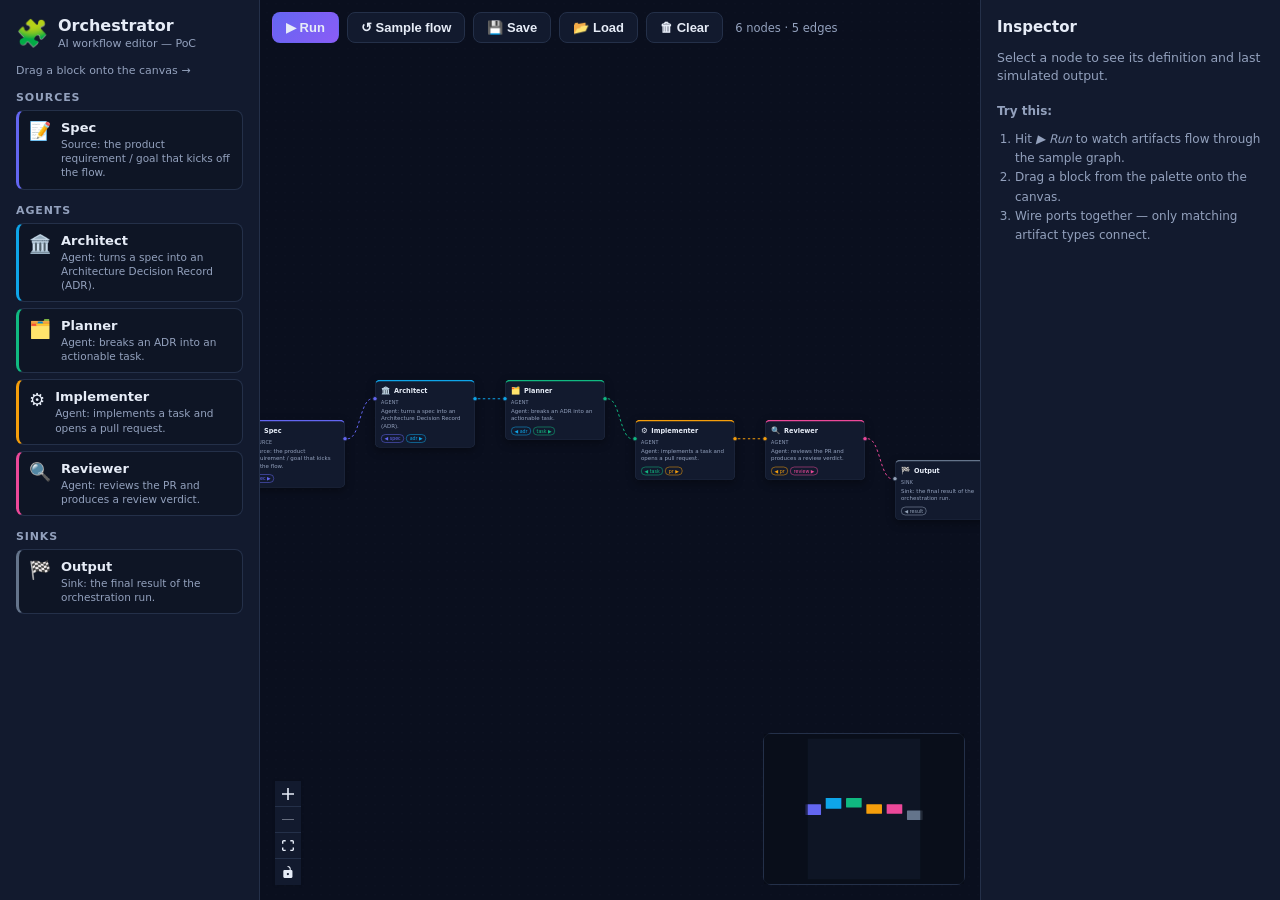
<file: playground/router-beam/index.html>
<!doctype html>
<html lang="en">
  <head>
    <meta charset="UTF-8" />
    <link rel="icon" type="image/svg+xml" href="./favicon.svg" />
    <meta name="viewport" content="width=device-width, initial-scale=1.0" />
    <title>communication</title>
    <script type="module" crossorigin src="./assets/index-ChiKhmkN.js"></script>
    <link rel="stylesheet" crossorigin href="./assets/index-460WMA3Z.css">
  </head>
  <body>
    <div id="root"></div>
  </body>
</html>
</file>
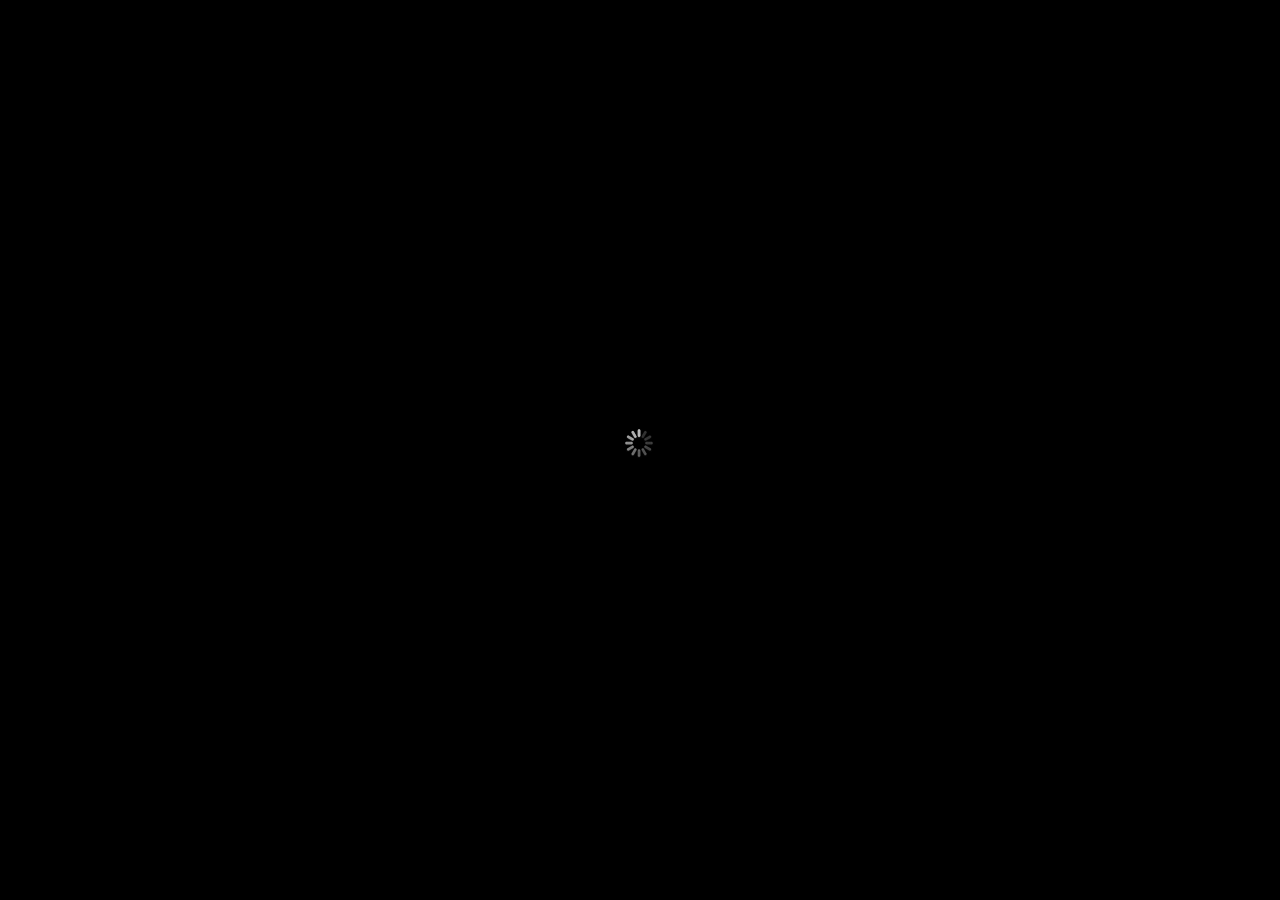
<file: slide/JavaScript戦国時代を生き延びるための技術選定/index.html>
<!DOCTYPE html>
<html xmlns="http://www.w3.org/1999/xhtml">
    <head>
        <title>Keynote</title>
        <meta name="viewport" content="initial-scale = 1.0, minimum-scale = 1.0, maximum-scale = 1.0, user-scalable = no, width = device-width" />
        <meta http-equiv="Content-Type" content="text/html; charset=UTF-8" />
        <link rel="stylesheet" type="text/css" href="assets/player/styles.css">
    </head>
    <body id="body" bgcolor="black">
        <div id="stageArea">
            <div id="stage" class="stage">
            </div>
            <div id="hyperlinkPlane" class="stage">
            </div>
        </div>
        <div id="slideshowNavigator">
        </div>
        <div id="slideNumberControl">
        </div>
        <div id="slideNumberDisplay">
        </div>
        <div id="helpPlacard">
        </div>
        <div id="waitingIndicator">
            <div id="waitingSpinner">
            </div>
        </div>
        <script type="text/javascript" src="assets/player/pdfjs/bcmaps.js"></script></body>
        <script type="text/javascript" src="assets/player/pdfjs/web/compatibility.js"></script></body>
        <script type="text/javascript" src="assets/player/pdfjs/pdf.js"></script></body>
        <script type="text/javascript" src="assets/player/main.js"></script></body>
    </body>
</html>
</file>
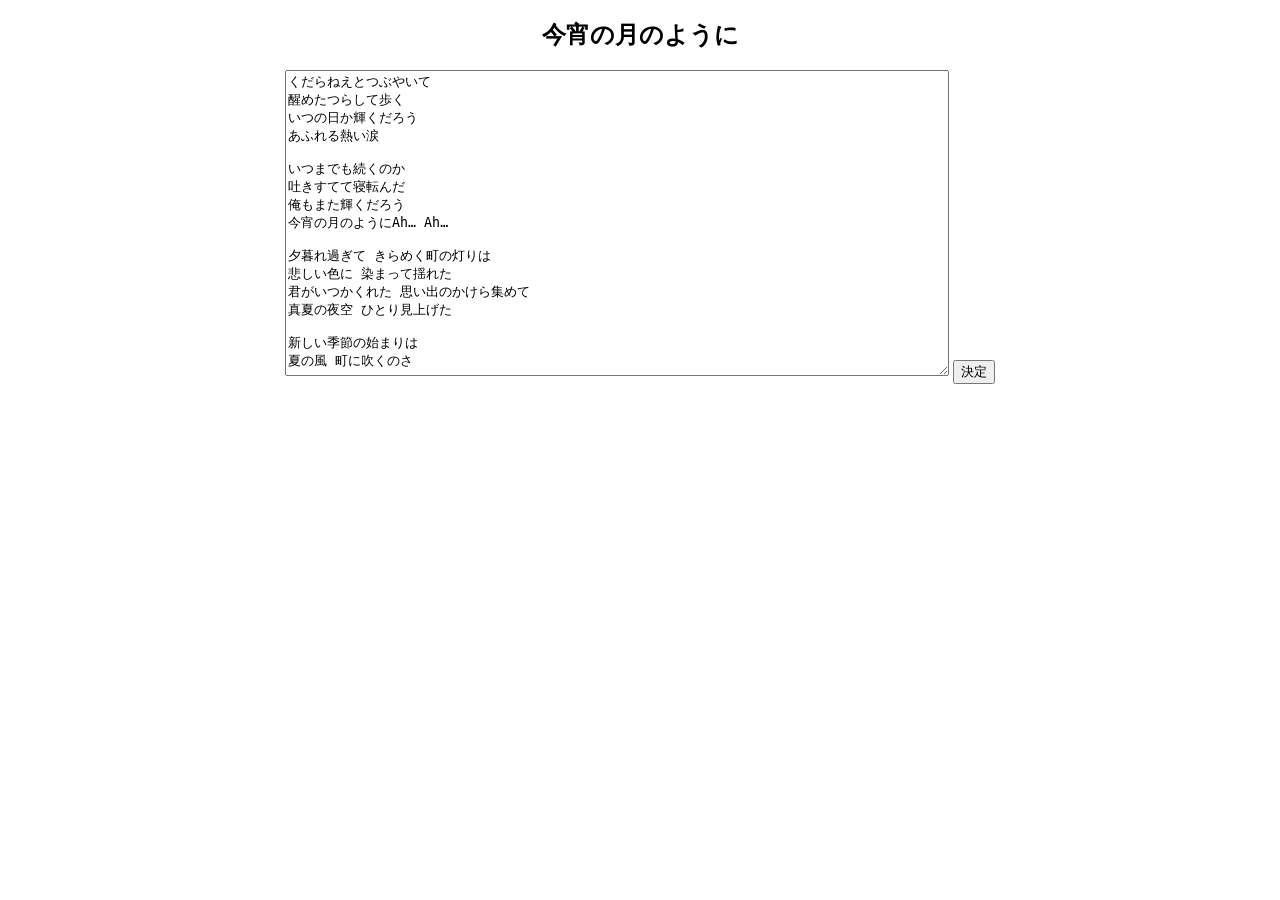
<file: playground/lyric-translation-builder.html>
<!DOCTYPE html>
<html lang="ja">
<head>
  <meta charset="UTF-8">
  <meta name="viewport" content="initial-scale=1.0, width=device-width" />
  <title>Lyric Translation Builder</title>
  <style>
    body {
      text-align: center;
    }
    h1 input {
      border: none;
      font-size: inherit;
      font-weight: bold;
      text-align: center;
    }
    rt.kana input {
      width: 2em;
      min-width: 2em;
      max-width: 3em;
    }
    section.lyrics p {
      font-size: 18px;
    }
    rt.kana {
      user-select: none;
    }
  </style>
</head>
<body>

<article>
  <h1 id="title"><input value="今宵の月のように"></h1>
  <section id="lyrics" lang="ja-JP" translate="no"></section>
</article>

<section>
<textarea title="lyrics" id="textarea" cols="80" rows="20">
くだらねえとつぶやいて
醒めたつらして歩く
いつの日か輝くだろう
あふれる熱い涙

いつまでも続くのか
吐きすてて寝転んだ
俺もまた輝くだろう
今宵の月のようにAh… Ah…

夕暮れ過ぎて きらめく町の灯りは
悲しい色に 染まって揺れた
君がいつかくれた 思い出のかけら集めて
真夏の夜空 ひとり見上げた

新しい季節の始まりは
夏の風 町に吹くのさ

今日もまたどこへ行く
愛を探しに行こう
いつの日か輝くだろう
あふれる熱い涙 Ah… Ah… Oh yeah…

ポケットに手を つっこんで歩く
いつかの電車に乗って いつかの町まで
君のおもかげ きらりと光る 夜空に
涙も出ない 声も聞こえない

もう二度と戻らない日々を
俺たちは走り続ける

明日もまたどこへ行く
愛を探しに行こう
いつの日か輝くだろう
あふれる熱い涙

明日もまたどこへ行く
愛を探しに行こう
見慣れてる町の空に
輝く月一つ

いつの日か輝くだろう
今宵の月のように Ah… Ah…
</textarea>
<button>決定</button>
</section>

<script>
;(() => {
  const press = {}

  window.addEventListener('keydown', handleKeyDown)
  window.addEventListener('keyup', handleKeyUp)

  function handleKeyDown(e) {
    press[e.key] = true
  }

  function handleKeyUp(e) {
    press[e.key] = false
  }

  document.querySelector('button').addEventListener('click', (e) => {
    document.getElementById('lyrics').innerHTML = parse(e.target.previousElementSibling.value)
    document.querySelectorAll('ruby.kanji').forEach(el => el.onclick = handleKanjiClick)
    document.querySelectorAll('rt').forEach(el => el.onclick = handleRtClick)
    e.target.parentElement.remove()
  });

  function handleKanjiClick(e) {
    e.stopPropagation()
    appendInput([...e.target.children].find(el => el.tagName === 'RT'))
  }

  function handleRtClick(e) {
    e.stopPropagation()
    appendInput(e.target)
  }

  function appendInput(element) {
    const input = document.createElement('input')
    input.value = element.innerText
    element.innerHTML = ''
    element.appendChild(input)
    input.onblur = handleInputBlur
    input.onkeydown = handleInputKeyDown
    input.onclick = (e) => e.stopPropagation()
    input.focus()
  }

  function handleInputBlur(e) {
    e.target.parentElement.innerHTML = e.target.value
  }

  function handleInputKeyDown(e) {
    switch (e.key) {
      case 'Escape':
        e.target.blur()
        break
      case 'Enter':
      case 'Tab':
        e.preventDefault()
        const elements = [...document.querySelectorAll('#lyrics rt')]
        const index = elements.indexOf(e.currentTarget.parentElement) + (press['Shift'] ? -1 : 1)
        if (-1 < index && index < elements.length) {
          appendInput(elements[index])
        }
        break
    }
  }

  const markup = (head, tail) => (pattern, last = false) => char => [head + char, char, char, tail + char][last * 2 - (last = pattern.test(char)) + 1]

  function parse(text) {
    const kanji = markup('<ruby class="kanji">', '<rt class="kana" lang="ja-JP"></rt></ruby>')(/(?:[々〇〻\u2E80-\u2FDF\u3400-\u4DBF\u4E00-\u9FFF\uF900-\uFAFF]|[\uD840-\uD87F][\uDC00-\uDFFF])/)
    const br = markup('', '<br>')(/\n/)
    return text.split('').reduce((markup, char) => markup + br(kanji(char)), '')
  }
})();
</script>
</body>
</html>
</file>
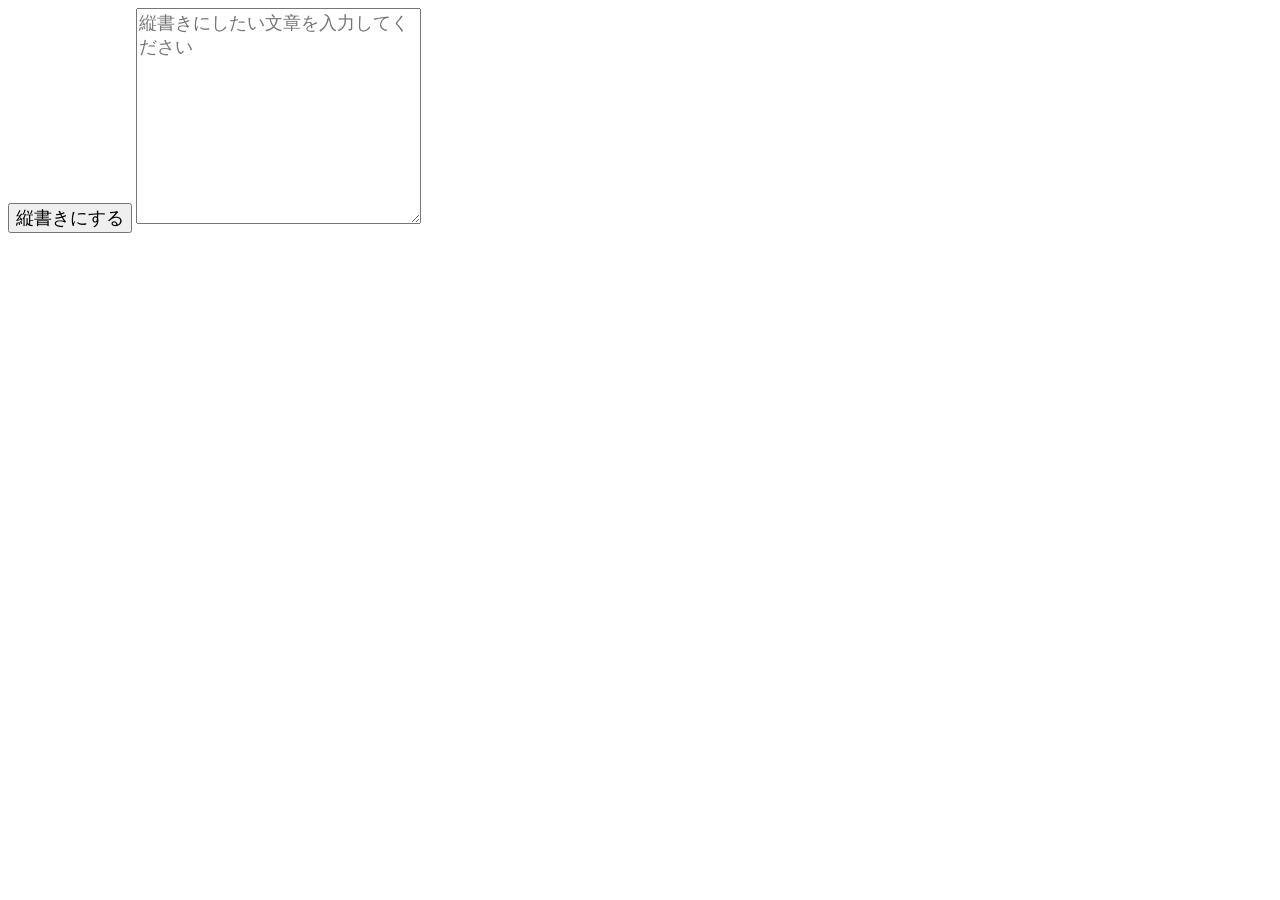
<file: playground/verticalizer.html>
<!DOCTYPE html>
<html lang="ja">
<head>
  <meta charset="UTF-8">
  <meta name="viewport" content="initial-scale=1.0, width=device-width" />
  <title>Verticalizer</title>
  <style>
    body {
      max-width: 640px;
    }
    button, textarea {
      font-size: 18px;
    }
  </style>
</head>
<body>
  <button id="rotate" type="button">縦書きにする</button>
  <label>
    <textarea id="textarea" cols="24" rows="10" placeholder="縦書きにしたい文章を入力してください"></textarea>
  </label>
  <script>
    function verticalize(text) {
      const 全角スペース = '\u3000';
      return text
        .split('\n')
        .reduce((text, line) => text + '\n' + line + 全角スペース.repeat((text = text.split('\n').slice(-1)[0]).length > line.length ? text.length - line.length : 0))
        .split('\n')
        .map(str => str.split(''))
        .reduceRight((arr, line) => arr.map((str, index) => str + (index < line.length ? line[index] : '')))
        .join('\n');
    }

    const textarea = document.getElementById('textarea');
    const rotate = document.getElementById('rotate');

    rotate.addEventListener('click', () => {
      textarea.value = verticalize(textarea.value);
      textarea.select();
    });

    textarea.addEventListener('click', () => {
      const empty = !/\S/g.test(textarea.value);
      if (empty) {
        navigator.clipboard.readText()
          .then((t) => textarea.value = t)
          .catch(() => textarea.value = '縦書きの\nツイート作るよ\n最上川')
          .then(() => textarea.select());
      }
    });
  </script>
</body>
</html>
</file>
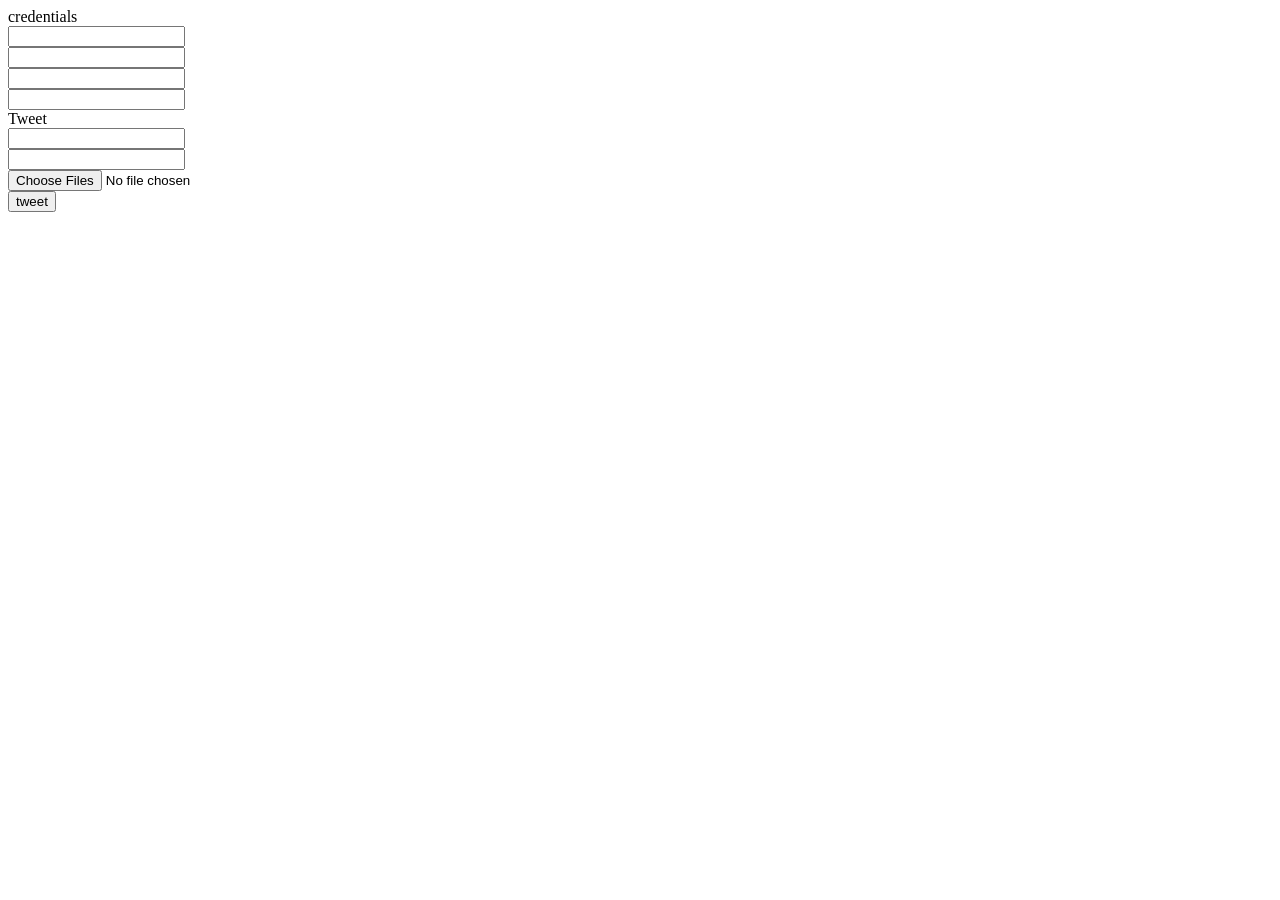
<file: utils/twitter-oauth.html>
<!DOCTYPE html>
<html lang="ja">
<head>
  <meta charset="UTF-8">
  <meta name="viewport" content="width=device-width, initial-scale=1">
  <title>ぐっちょむの物置 - Twitter OAuth</title>
</head>
<body>
<label>
  credentials
  <br>
  <input type="password" id="consumer_key">
  <br>
  <input type="password" id="consumer_secret">
  <br>
  <input type="password" id="access_token">
  <br>
  <input type="password" id="access_token_secret">
  <br>
</label>

<label>
  Tweet
  <br>
  <input id="text">
  <br>
  <input id="link">
  <br>
  <input id="images" type="file" accept="image/*" multiple>
  <br>
</label>

<button id="tweet">tweet</button>

<script>
  ;(async () => {
    document.getElementById('tweet').addEventListener('click', tweet);

    async function tweet() {
      const inputs = (...ids) => ids.map((name) => document.getElementById(name).value);
      const client = new TwitterClient(...inputs('consumer_key', 'consumer_secret', 'access_token', 'access_token_secret'));
      const [text, link, images] = inputs('text', 'link', 'images');

      const json = await client.tweet(text, link, );
      console.log(json);
    }

    async function fileToBase64(file) {
      return new Promise((resolve, reject) => {
        const reader = new FileReader();
        reader.onload = () => resolve(reader.result);
        reader.onerror = error => reject(error);
        reader.readAsDataURL(file);
      })
    }

    class TwitterClient extends OauthClient {
      constructor(consumerKey, consumerSecret, accessToken, accessTokenSecret) {
        super(consumerKey, consumerSecret, accessToken, accessTokenSecret);
      }

      async tweet(text, attachment_url = null, images = []) {
        const endpoint = 'https://api.twitter.com/1.1/statuses/update.json';
        const params = new Map();
        params.set('status', text);
        if (attachment_url) params.set('attachment_url', (new URL(attachment_url)).href);
        if (images.length > 0) params.set('media_ids', await this.getMediaIds(images));

        const headers = { 'Authorization': await super.getAuthorizedClient('GET', endpoint, params) }
        const response = await fetch(endpoint, { method: 'GET', headers });

        return response.json();
      }

      async getMediaIds(...images) {
        return (await Promise.all(images.map(this.upload))).join(',');
      }

      async upload(image) {
        const endpoint = 'https://upload.twitter.com/1.1/media/upload.json?media_category=tweet_image';
        const headers = { 'Authorization': await super.getAuthorizedClient('GET', endpoint) };
        const body = new FormData();
        body.append("media", image);
        return fetch(endpoint, { method: 'POST', headers, body })
          .then((res) => res.json())
          .then(({media_id_string}) => media_id_string);
      }
    }

    class OauthClient {
      constructor(consumerKey, consumerSecret, accessToken, accessTokenSecret) {
        this.consumerKey = consumerKey;
        this.consumerSecret = consumerSecret;
        this.accessToken = accessToken;
        this.accessTokenSecret = accessTokenSecret;
      }

      get oauthParams() {
        const nonce = Array.from(window.crypto.getRandomValues(new Uint8Array(32))).map((uint) => uint.toString(16).padStart(2, '0')).join('');

        const params = new Map();
        params.set('oauth_consumer_key', this.consumerKey);
        params.set('oauth_nonce', nonce);
        params.set('oauth_signature_method', 'HMAC-SHA1');
        params.set('oauth_timestamp', Math.floor(Date.now() / 1000));
        params.set('oauth_token', this.accessToken);
        params.set('oauth_version', '1.0');

        return params;
      }

      async getAuthorizedClient(method = '', endpoint = '', parameters = new Map()) {
        const encodeURIComponentRFC3986 = (str) => encodeURIComponent(str).replace(/[!'()*]/g, (char) => '%' + char.charCodeAt(0).toString(16));
        const encode = (kv) => kv.map(encodeURIComponentRFC3986);
        const sort = ([a], [b]) => a < b ? -1 : a > b ? 1 : 0;
        const arrange = (...kv) => kv.map(encode).sort(sort);
        const params = arrange(...this.oauthParams, ...parameters);
        const query = `${new URLSearchParams(params)}`;

        // シグネチャベース・キー文字列
        const signatureBaseString = [method, endpoint, query].join('&');
        const signatureKeyString = [this.consumerSecret, this.accessTokenSecret].map(encodeURIComponentRFC3986).join('&');

        // シグネチャベース・キー
        const stringToUint8Array = (str) => Uint8Array.from(Array.from(str).map(char => char.charCodeAt(0)));
        const signatureBase = stringToUint8Array(signatureBaseString);
        const signatureKey  = stringToUint8Array(signatureKeyString);

        // シグネチャ計算
        const signatureCryptoKey = await window.crypto.subtle.importKey('raw', signatureKey, { name: 'HMAC', hash: { name: 'SHA-1' } }, true, ['sign']);
        const signatureArrayBuffer = await window.crypto.subtle.sign('HMAC', signatureCryptoKey, signatureBase);

        const arrayBufferToAscii = (...arrayBuffer) => arrayBuffer.map((char) => String.fromCharCode(char)).join('');
        const arrayBufferToBase64String = (arrayBuffer) => btoa(arrayBufferToAscii(new Uint8Array(arrayBuffer)));
        const signature = arrayBufferToBase64String(signatureArrayBuffer);

        return 'OAuth ' + arrange(...params, ['oauth_signature', signature]).map(([k, v]) => `${k}="${v}"`).join(', ');
      }
    }
  })();
</script>
</body>
</html>
</file>
<file: playground/router-beam/assets/index-460WMA3Z.css>
:root{--bg:#0b1020;--panel:#121a2e;--panel-2:#0e1525;--border:#243049;--text:#e6ecf7;--muted:#93a1bd;--accent:#6366f1;--lightningcss-light: ;--lightningcss-dark:initial;color-scheme:dark;font-family:ui-sans-serif,system-ui,-apple-system,Segoe UI,Roboto,sans-serif}*{box-sizing:border-box}html,body,#root{height:100%;margin:0}body{background:var(--bg);color:var(--text)}.react-flow{--xy-edge-stroke-default:#b1b1b7;--xy-edge-stroke-width-default:1;--xy-edge-stroke-selected-default:#555;--xy-connectionline-stroke-default:#b1b1b7;--xy-connectionline-stroke-width-default:1;--xy-attribution-background-color-default:#ffffff80;--xy-minimap-background-color-default:#fff;--xy-minimap-mask-background-color-default:#f0f0f099;--xy-minimap-mask-stroke-color-default:transparent;--xy-minimap-mask-stroke-width-default:1;--xy-minimap-node-background-color-default:#e2e2e2;--xy-minimap-node-stroke-color-default:transparent;--xy-minimap-node-stroke-width-default:2;--xy-background-color-default:transparent;--xy-background-pattern-dots-color-default:#91919a;--xy-background-pattern-lines-color-default:#eee;--xy-background-pattern-cross-color-default:#e2e2e2;background-color:var(--xy-background-color,var(--xy-background-color-default));--xy-node-color-default:inherit;--xy-node-border-default:1px solid #1a192b;--xy-node-background-color-default:#fff;--xy-node-group-background-color-default:#f0f0f040;--xy-node-boxshadow-hover-default:0 1px 4px 1px #00000014;--xy-node-boxshadow-selected-default:0 0 0 .5px #1a192b;--xy-node-border-radius-default:3px;--xy-handle-background-color-default:#1a192b;--xy-handle-border-color-default:#fff;--xy-selection-background-color-default:#0059dc14;--xy-selection-border-default:1px dotted #0059dccc;--xy-controls-button-background-color-default:#fefefe;--xy-controls-button-background-color-hover-default:#f4f4f4;--xy-controls-button-color-default:inherit;--xy-controls-button-color-hover-default:inherit;--xy-controls-button-border-color-default:#eee;--xy-controls-box-shadow-default:0 0 2px 1px #00000014;--xy-edge-label-background-color-default:#fff;--xy-edge-label-color-default:inherit;--xy-resize-background-color-default:#3367d9;direction:ltr}.react-flow.dark{--xy-edge-stroke-default:#3e3e3e;--xy-edge-stroke-width-default:1;--xy-edge-stroke-selected-default:#727272;--xy-connectionline-stroke-default:#b1b1b7;--xy-connectionline-stroke-width-default:1;--xy-attribution-background-color-default:#96969640;--xy-minimap-background-color-default:#141414;--xy-minimap-mask-background-color-default:#3c3c3c99;--xy-minimap-mask-stroke-color-default:transparent;--xy-minimap-mask-stroke-width-default:1;--xy-minimap-node-background-color-default:#2b2b2b;--xy-minimap-node-stroke-color-default:transparent;--xy-minimap-node-stroke-width-default:2;--xy-background-color-default:#141414;--xy-background-pattern-dots-color-default:#777;--xy-background-pattern-lines-color-default:#777;--xy-background-pattern-cross-color-default:#777;--xy-node-color-default:#f8f8f8;--xy-node-border-default:1px solid #3c3c3c;--xy-node-background-color-default:#1e1e1e;--xy-node-group-background-color-default:#f0f0f040;--xy-node-boxshadow-hover-default:0 1px 4px 1px #ffffff14;--xy-node-boxshadow-selected-default:0 0 0 .5px #999;--xy-handle-background-color-default:#bebebe;--xy-handle-border-color-default:#1e1e1e;--xy-selection-background-color-default:#c8c8dc14;--xy-selection-border-default:1px dotted #c8c8dccc;--xy-controls-button-background-color-default:#2b2b2b;--xy-controls-button-background-color-hover-default:#3e3e3e;--xy-controls-button-color-default:#f8f8f8;--xy-controls-button-color-hover-default:#fff;--xy-controls-button-border-color-default:#5b5b5b;--xy-controls-box-shadow-default:0 0 2px 1px #00000014;--xy-edge-label-background-color-default:#141414;--xy-edge-label-color-default:#f8f8f8}.react-flow__background{background-color:var(--xy-background-color-props,var(--xy-background-color,var(--xy-background-color-default)));pointer-events:none;z-index:-1}.react-flow__container{width:100%;height:100%;position:absolute;top:0;left:0}.react-flow__pane{z-index:1;touch-action:none}.react-flow__pane.draggable{cursor:grab}.react-flow__pane.dragging{cursor:grabbing}.react-flow__pane.selection{cursor:pointer}.react-flow__viewport{transform-origin:0 0;z-index:2;pointer-events:none}.react-flow__renderer{z-index:4}.react-flow__selection{z-index:6}.react-flow__nodesselection-rect:focus,.react-flow__nodesselection-rect:focus-visible{outline:none}.react-flow__edge-path{stroke:var(--xy-edge-stroke,var(--xy-edge-stroke-default));stroke-width:var(--xy-edge-stroke-width,var(--xy-edge-stroke-width-default));fill:none}.react-flow__connection-path{stroke:var(--xy-connectionline-stroke,var(--xy-connectionline-stroke-default));stroke-width:var(--xy-connectionline-stroke-width,var(--xy-connectionline-stroke-width-default));fill:none}.react-flow .react-flow__edges{position:absolute}.react-flow .react-flow__edges svg{pointer-events:none;position:absolute;overflow:visible}.react-flow__edge{pointer-events:visibleStroke}.react-flow__edge.selectable{cursor:pointer}.react-flow__edge.animated path{stroke-dasharray:5;animation:.5s linear infinite dashdraw}.react-flow__edge.animated path.react-flow__edge-interaction{stroke-dasharray:none;animation:none}.react-flow__edge.inactive{pointer-events:none}.react-flow__edge.selected,.react-flow__edge:focus,.react-flow__edge:focus-visible{outline:none}.react-flow__edge.selected .react-flow__edge-path,.react-flow__edge.selectable:focus .react-flow__edge-path,.react-flow__edge.selectable:focus-visible .react-flow__edge-path{stroke:var(--xy-edge-stroke-selected,var(--xy-edge-stroke-selected-default))}.react-flow__edge-textwrapper{pointer-events:all}.react-flow__edge .react-flow__edge-text{pointer-events:none;-webkit-user-select:none;user-select:none}.react-flow__arrowhead polyline{stroke:var(--xy-edge-stroke,var(--xy-edge-stroke-default))}.react-flow__arrowhead polyline.arrowclosed{fill:var(--xy-edge-stroke,var(--xy-edge-stroke-default))}.react-flow__connection{pointer-events:none}.react-flow__connection .animated{stroke-dasharray:5;animation:.5s linear infinite dashdraw}svg.react-flow__connectionline{z-index:1001;position:absolute;overflow:visible}.react-flow__nodes{pointer-events:none;transform-origin:0 0}.react-flow__node{-webkit-user-select:none;user-select:none;pointer-events:all;transform-origin:0 0;box-sizing:border-box;cursor:default;position:absolute}.react-flow__node.selectable{cursor:pointer}.react-flow__node.draggable{cursor:grab;pointer-events:all}.react-flow__node.draggable.dragging{cursor:grabbing}.react-flow__nodesselection{z-index:3;transform-origin:0 0;pointer-events:none}.react-flow__nodesselection-rect{pointer-events:all;cursor:grab;position:absolute}.react-flow__handle{pointer-events:none;background-color:var(--xy-handle-background-color,var(--xy-handle-background-color-default));border:1px solid var(--xy-handle-border-color,var(--xy-handle-border-color-default));border-radius:100%;width:6px;min-width:5px;height:6px;min-height:5px;position:absolute}.react-flow__handle.connectingfrom{pointer-events:all}.react-flow__handle.connectionindicator{pointer-events:all;cursor:crosshair}.react-flow__handle-bottom{top:auto;bottom:0;left:50%;transform:translate(-50%,50%)}.react-flow__handle-top{top:0;left:50%;transform:translate(-50%,-50%)}.react-flow__handle-left{top:50%;left:0;transform:translate(-50%,-50%)}.react-flow__handle-right{top:50%;right:0;transform:translate(50%,-50%)}.react-flow__edgeupdater{cursor:move;pointer-events:all}.react-flow__pane.selection .react-flow__panel{pointer-events:none}.react-flow__panel{z-index:5;margin:15px;position:absolute}.react-flow__panel.top{top:0}.react-flow__panel.bottom{bottom:0}.react-flow__panel.top.center,.react-flow__panel.bottom.center{left:50%;transform:translate(-15px)translate(-50%)}.react-flow__panel.left{left:0}.react-flow__panel.right{right:0}.react-flow__panel.left.center,.react-flow__panel.right.center{top:50%;transform:translateY(-15px)translateY(-50%)}.react-flow__attribution{background:var(--xy-attribution-background-color,var(--xy-attribution-background-color-default));margin:0;padding:2px 3px;font-size:10px}.react-flow__attribution a{color:#999;text-decoration:none}@keyframes dashdraw{0%{stroke-dashoffset:10px}}.react-flow__edgelabel-renderer{pointer-events:none;-webkit-user-select:none;user-select:none;width:100%;height:100%;position:absolute;top:0;left:0}.react-flow__viewport-portal{-webkit-user-select:none;user-select:none;width:100%;height:100%;position:absolute;top:0;left:0}.react-flow__minimap{background:var(--xy-minimap-background-color-props,var(--xy-minimap-background-color,var(--xy-minimap-background-color-default)))}.react-flow__minimap-svg{display:block}.react-flow__minimap-mask{fill:var(--xy-minimap-mask-background-color-props,var(--xy-minimap-mask-background-color,var(--xy-minimap-mask-background-color-default)));stroke:var(--xy-minimap-mask-stroke-color-props,var(--xy-minimap-mask-stroke-color,var(--xy-minimap-mask-stroke-color-default)));stroke-width:var(--xy-minimap-mask-stroke-width-props,var(--xy-minimap-mask-stroke-width,var(--xy-minimap-mask-stroke-width-default)))}.react-flow__minimap-node{fill:var(--xy-minimap-node-background-color-props,var(--xy-minimap-node-background-color,var(--xy-minimap-node-background-color-default)));stroke:var(--xy-minimap-node-stroke-color-props,var(--xy-minimap-node-stroke-color,var(--xy-minimap-node-stroke-color-default)));stroke-width:var(--xy-minimap-node-stroke-width-props,var(--xy-minimap-node-stroke-width,var(--xy-minimap-node-stroke-width-default)))}.react-flow__background-pattern.dots{fill:var(--xy-background-pattern-color-props,var(--xy-background-pattern-color,var(--xy-background-pattern-dots-color-default)))}.react-flow__background-pattern.lines{stroke:var(--xy-background-pattern-color-props,var(--xy-background-pattern-color,var(--xy-background-pattern-lines-color-default)))}.react-flow__background-pattern.cross{stroke:var(--xy-background-pattern-color-props,var(--xy-background-pattern-color,var(--xy-background-pattern-cross-color-default)))}.react-flow__controls{box-shadow:var(--xy-controls-box-shadow,var(--xy-controls-box-shadow-default));flex-direction:column;display:flex}.react-flow__controls.horizontal{flex-direction:row}.react-flow__controls-button{background:var(--xy-controls-button-background-color,var(--xy-controls-button-background-color-default));border:none;border-bottom:1px solid var(--xy-controls-button-border-color-props,var(--xy-controls-button-border-color,var(--xy-controls-button-border-color-default)));width:26px;height:26px;color:var(--xy-controls-button-color-props,var(--xy-controls-button-color,var(--xy-controls-button-color-default)));cursor:pointer;-webkit-user-select:none;user-select:none;justify-content:center;align-items:center;padding:4px;display:flex}.react-flow__controls-button svg{fill:currentColor;width:100%;max-width:12px;max-height:12px}.react-flow__edge.updating .react-flow__edge-path{stroke:#777}.react-flow__edge-text{font-size:10px}.react-flow__node.selectable:focus,.react-flow__node.selectable:focus-visible{outline:none}.react-flow__node-input,.react-flow__node-default,.react-flow__node-output,.react-flow__node-group{border-radius:var(--xy-node-border-radius,var(--xy-node-border-radius-default));width:150px;color:var(--xy-node-color,var(--xy-node-color-default));text-align:center;border:var(--xy-node-border,var(--xy-node-border-default));background-color:var(--xy-node-background-color,var(--xy-node-background-color-default));padding:10px;font-size:12px}.react-flow__node-input.selectable:hover,.react-flow__node-default.selectable:hover,.react-flow__node-output.selectable:hover,.react-flow__node-group.selectable:hover{box-shadow:var(--xy-node-boxshadow-hover,var(--xy-node-boxshadow-hover-default))}.react-flow__node-input.selectable.selected,.react-flow__node-input.selectable:focus,.react-flow__node-input.selectable:focus-visible,.react-flow__node-default.selectable.selected,.react-flow__node-default.selectable:focus,.react-flow__node-default.selectable:focus-visible,.react-flow__node-output.selectable.selected,.react-flow__node-output.selectable:focus,.react-flow__node-output.selectable:focus-visible,.react-flow__node-group.selectable.selected,.react-flow__node-group.selectable:focus,.react-flow__node-group.selectable:focus-visible{box-shadow:var(--xy-node-boxshadow-selected,var(--xy-node-boxshadow-selected-default))}.react-flow__node-group{background-color:var(--xy-node-group-background-color,var(--xy-node-group-background-color-default))}.react-flow__nodesselection-rect,.react-flow__selection{background:var(--xy-selection-background-color,var(--xy-selection-background-color-default));border:var(--xy-selection-border,var(--xy-selection-border-default))}.react-flow__nodesselection-rect:focus,.react-flow__nodesselection-rect:focus-visible,.react-flow__selection:focus,.react-flow__selection:focus-visible{outline:none}.react-flow__controls-button:hover{background:var(--xy-controls-button-background-color-hover-props,var(--xy-controls-button-background-color-hover,var(--xy-controls-button-background-color-hover-default)));color:var(--xy-controls-button-color-hover-props,var(--xy-controls-button-color-hover,var(--xy-controls-button-color-hover-default)))}.react-flow__controls-button:disabled{pointer-events:none}.react-flow__controls-button:disabled svg{fill-opacity:.4}.react-flow__controls-button:last-child{border-bottom:none}.react-flow__controls.horizontal .react-flow__controls-button{border-bottom:none;border-right:1px solid var(--xy-controls-button-border-color-props,var(--xy-controls-button-border-color,var(--xy-controls-button-border-color-default)))}.react-flow__controls.horizontal .react-flow__controls-button:last-child{border-right:none}.react-flow__resize-control{position:absolute}.react-flow__resize-control.left,.react-flow__resize-control.right{cursor:ew-resize}.react-flow__resize-control.top,.react-flow__resize-control.bottom{cursor:ns-resize}.react-flow__resize-control.top.left,.react-flow__resize-control.bottom.right{cursor:nwse-resize}.react-flow__resize-control.bottom.left,.react-flow__resize-control.top.right{cursor:nesw-resize}.react-flow__resize-control.handle{background-color:var(--xy-resize-background-color,var(--xy-resize-background-color-default));border:1px solid #fff;border-radius:1px;width:5px;height:5px;translate:-50% -50%}.react-flow__resize-control.handle.left{top:50%;left:0}.react-flow__resize-control.handle.right{top:50%;left:100%}.react-flow__resize-control.handle.top{top:0;left:50%}.react-flow__resize-control.handle.bottom{top:100%;left:50%}.react-flow__resize-control.handle.top.left,.react-flow__resize-control.handle.bottom.left{left:0}.react-flow__resize-control.handle.top.right,.react-flow__resize-control.handle.bottom.right{left:100%}.react-flow__resize-control.line{border-color:var(--xy-resize-background-color,var(--xy-resize-background-color-default));border-style:solid;border-width:0}.react-flow__resize-control.line.left,.react-flow__resize-control.line.right{width:1px;height:100%;top:0;transform:translate(-50%)}.react-flow__resize-control.line.left{border-left-width:1px;left:0}.react-flow__resize-control.line.right{border-right-width:1px;left:100%}.react-flow__resize-control.line.top,.react-flow__resize-control.line.bottom{width:100%;height:1px;left:0;transform:translateY(-50%)}.react-flow__resize-control.line.top{border-top-width:1px;top:0}.react-flow__resize-control.line.bottom{border-bottom-width:1px;top:100%}.react-flow__edge-textbg{fill:var(--xy-edge-label-background-color,var(--xy-edge-label-background-color-default))}.react-flow__edge-text{fill:var(--xy-edge-label-color,var(--xy-edge-label-color-default))}.editor{grid-template-columns:260px 1fr 300px;width:100vw;height:100vh;display:grid;overflow:hidden}.palette{background:var(--panel);border-right:1px solid var(--border);padding:16px;overflow-y:auto}.palette__brand{align-items:center;gap:10px;margin-bottom:4px;display:flex}.palette__logo{font-size:26px}.palette__brand h1{margin:0;font-size:16px}.palette__brand p{color:var(--muted);margin:2px 0 0;font-size:11px}.palette__hint{color:var(--muted);margin:14px 0 8px;font-size:11px}.palette__group h2{text-transform:uppercase;letter-spacing:.08em;color:var(--muted);margin:14px 0 6px;font-size:11px}.palette__item{background:var(--panel-2);border:1px solid var(--border);border-left:3px solid var(--accent);cursor:grab;border-radius:8px;align-items:flex-start;gap:10px;margin-bottom:6px;padding:9px 10px;transition:transform 80ms,border-color .15s;display:flex}.palette__item:hover{border-color:var(--accent);transform:translate(2px)}.palette__item:active{cursor:grabbing}.palette__icon{font-size:18px;line-height:1.2}.palette__meta strong{font-size:13px;display:block}.palette__meta small{color:var(--muted);margin-top:2px;font-size:10.5px;line-height:1.35;display:block}.canvas{background:#0a0f1e;position:relative}.toolbar{z-index:5;pointer-events:none;align-items:center;gap:8px;display:flex;position:absolute;top:12px;left:12px;right:12px}.toolbar>*{pointer-events:auto}.btn{border:1px solid var(--border);background:var(--panel);color:var(--text);cursor:pointer;border-radius:8px;padding:7px 13px;font-size:13px;font-weight:600;transition:background .12s}.btn:hover:not(:disabled){background:#1b2540}.btn:disabled{opacity:.5;cursor:default}.btn--run{background:linear-gradient(135deg,#6366f1,#8b5cf6);border-color:#0000}.btn--run:hover:not(:disabled){filter:brightness(1.08);background:linear-gradient(135deg,#6366f1,#8b5cf6)}.toolbar__count{color:var(--muted);margin-left:4px;font-size:11.5px}.toolbar__banner{background:var(--panel);border:1px solid var(--border);border-radius:8px;margin-left:auto;padding:6px 10px;font-size:12px}.onode{background:var(--panel);border:1px solid var(--border);border-top:3px solid var(--accent);border-radius:10px;width:200px;font-size:12px;transition:box-shadow .15s,border-color .15s;box-shadow:0 6px 18px #00000059}.onode.is-selected{border-color:var(--accent);box-shadow:0 0 0 2px var(--accent), 0 6px 18px #0006}.onode--running{animation:1s ease-in-out infinite pulse;box-shadow:0 0 0 2px #fbbf24,0 6px 18px #0006}.onode--done{border-top-color:#10b981}.onode--error{border-color:#ef4444}@keyframes pulse{0%,to{box-shadow:0 0 0 2px #fbbf24,0 6px 18px #0006}50%{box-shadow:0 0 0 5px #fbbf2440,0 6px 18px #0006}}.onode__head{align-items:center;gap:7px;padding:9px 11px 7px;display:flex}.onode__icon{font-size:15px}.onode__title{flex:1;font-size:13px;font-weight:700}.onode__status{text-transform:uppercase;letter-spacing:.05em;color:var(--muted);background:#1b2540;border-radius:99px;padding:2px 6px;font-size:9.5px}.onode__status--running{color:#fbbf24;background:#422006}.onode__status--done{color:#34d399;background:#052e22}.onode__status--error{color:#fca5a5;background:#450a0a}.onode__body{padding:0 11px 8px}.onode__cat{text-transform:uppercase;letter-spacing:.06em;color:var(--muted);font-size:9.5px}.onode__desc,.onode__out{color:var(--muted);margin:4px 0 0;font-size:11px;line-height:1.4}.onode__out{color:#cdd8ee;background:var(--panel-2);border:1px solid var(--border);border-radius:6px;padding:6px 7px}.onode__ports{flex-wrap:wrap;gap:4px;padding:0 11px 9px;display:flex}.onode__chip{border:1px solid var(--c);color:var(--c);border-radius:99px;padding:2px 6px;font-size:9.5px}.onode__port{border:2px solid var(--panel)!important;width:11px!important;height:11px!important}.inspector{background:var(--panel);border-left:1px solid var(--border);padding:18px 16px;overflow-y:auto}.inspector h2{margin:0 0 12px;font-size:15px}.inspector h3{text-transform:uppercase;letter-spacing:.07em;color:var(--muted);margin:18px 0 6px;font-size:11px}.inspector--empty p{color:var(--muted);font-size:12.5px;line-height:1.5}.inspector__meta{grid-template-columns:auto 1fr;gap:4px 12px;margin:0;font-size:12px;display:grid}.inspector__meta dt{color:var(--muted)}.inspector__meta dd{margin:0}.inspector__desc{color:var(--muted);font-size:12px;line-height:1.5}.inspector__ports{margin:0;padding:0;font-size:12px;list-style:none}.inspector__ports li{align-items:center;gap:8px;padding:3px 0;display:flex}.inspector__ports .dot{border-radius:50%;width:9px;height:9px;display:inline-block}.inspector__out{background:var(--panel-2);border:1px solid var(--border);white-space:pre-wrap;word-break:break-word;color:#cdd8ee;border-radius:8px;padding:10px;font-size:11.5px;line-height:1.45}.inspector__tips{color:var(--muted);margin-top:18px;font-size:12px}.inspector__tips ol{padding-left:18px;line-height:1.6}.react-flow__controls button{background:var(--panel);border-bottom:1px solid var(--border);fill:var(--text)}.react-flow__minimap{background:var(--panel-2);border:1px solid var(--border);border-radius:8px}
</file>
<file: slide/JavaScript戦国時代を生き延びるための技術選定/assets/player/styles.css>
* {
    -webkit-user-select:none;
    -moz-user-select:none;
    -ms-user-select:none;
}

/* Body */

body
{
    overflow: hidden;
    margin: 0;
    -webkit-user-select: none;
    -moz-user-select: none;
    -ms-user-select: none;
}

@media screen and (max-device-width: 1025px)
{
    body
    {
        background-color: black;
    }
}

/* Debug Status Display */
   
div#statisticsDisplay
{
    position: absolute; 
    color : white;
    background-color: grey;
    visibility: hidden;
}

/* Stage */

div#stageArea
{
    position: absolute; 
    visibility: hidden;
    overflow: hidden;
}

div.stage
{
    position: absolute; 
    top: 0;
    left: 0;
    overflow: visible;
}

/* Hyperlinke Plane */

div#hyperlinkPlane
{
    visibility: hidden;
    pointer-events: none;
}

div.hyperlink
{
    position: absolute;
    cursor: pointer;
}

/* Navigator */

div#slideshowNavigator {
    -webkit-tap-highlight-color: rgba(0,0,0,0);
    -moz-tap-highlight-color: rgba(0,0,0,0);
    -ms-tap-highlight-color: rgba(0,0,0,0);
    position: absolute;
    overflow: hidden;
    font-family: 'Helvetica Neue', Helvetica, Arial, sans-serif;
    font-size: 12px;
    line-height: 18px;
    background-color: rgba(0,0,0,0);
    color: 232323;
    top: 0px;
    left: 0px;
    bottom: 0px;
    width: 140px;
}

div.navigatorLeftSidebar {
    position: absolute;
    overflow-x: hidden;
    overflow-y: hidden;
    top: 0px;
    left: 0px;
    bottom: 0px;
    width: 30px;
    background-color: rgba(0,0,0,0);
}

div.navigatorThumbnailSidebar {
    position: absolute;
    overflow-x: hidden;
    overflow-y: hidden;
    border-right: 1px solid #676767;
    background-color: #000;
    top: 0px;
    left: -140px;
    bottom: 0px;
    width: 129px;
    -webkit-transition-property: left;
    -webkit-transition-duration: 300ms;
    -moz-transition-property: left;
    -moz-transition-duration: 300ms;
    -ms-transition-property: left;
    -ms-transition-duration: 300ms;
}

div.navigatorThumbnailScroller {
    position: absolute;
    overflow-x: hidden;
    overflow-y: auto;
    top: 0px;
    left: 0px;
    bottom: 0px;
    width: 129px;
}

div.navigatorThumbnailScroller::-webkit-scrollbar {
    width: 7px;
}

div.navigatorThumbnailScroller::-webkit-scrollbar-thumb {
    background: rgba(255,255,255,0.4);
    -webkit-border-radius: 10px;
}

div.navigatorThumbnailSelection {
    position: absolute;
    border-top-style: none;
    border-left-style: none;
    border-right-style: none;
    display: none;
    background-color: rgba(125,125,125,0.5);
    top: 0px;
    width: 100%;
    height: 76px;
}

div.navigatorThumbnailContainer {
    position: absolute;
    top: 0px;
    left: 0px;
    bottom: auto;
    width: 119px;
}

div.navigatorThumbnailItem {
    position: absolute;
    top: 0px;
    left: 0px;
    width: 119px;
    height: 76px;
    cursor: default;
}

div.navigatorThumbnailItemCanvasContainer {
    position: absolute;
    max-height: 90px;
    border: 1px solid rgba(255,255,255,0.68);
    -webkit-box-shadow: 0px 2px 4px rgba(0,0,0,0.5);
    -moz-box-shadow: 0px 2px 4px rgba(0,0,0,0.5);
    -ms-box-shadow: 0px 2px 4px rgba(0,0,0,0.5);
    background-color: #444;
    width: 88px;    
    height: 66px;
}

/* Slide Number Control */

div#slideNumberControl {
    position: absolute;
    overflow: hidden;
    display: none;
    opacity: 0;
    font-family: 'Helvetica Neue', Helvetica, Arial, sans-serif;
    font-size: 12px;
    background-color: rgba(0,0,0,0.75);
    color: white;
    width: 120px;
    height: 110px;
    text-align: center;
    border-radius: 12px;
    -webkit-border-radius: 12px;
    -moz-border-radius: 12px;
    -ms-border-radius: 12px;
}

div.slideNumberLabel {
    position: relative;
    margin-left:16px;
    margin-right:16px;
    margin-top: 16px;
    width: 88px;
    height:33px;
    font-weight: bold;
}

div.slideNumberDigit {
    position: relative;
    margin-left:auto;
    margin-right:auto;
    font-size:40px;
    width: 88px;
    height:39px;
}

/* Slide Number Display */

div#slideNumberDisplay {
    position: absolute;
    overflow: hidden;
    display: none;
    opacity: 0;
    font-family: 'Helvetica Neue', Helvetica, Arial, sans-serif;
    font-size: 12px;
    background-color: rgba(0,0,0,0.75);
    color: white;
    width: 100px;
    height: 100px;
    text-align: center;
    border-radius: 12px;
    -webkit-border-radius: 12px;
    -moz-border-radius: 12px;
    -ms-border-radius: 12px;
}

div.slideNumberDisplayDigit {
    position: relative;
    margin-top:24px;
    margin-left:auto;
    margin-right:auto;
    font-size:40px;
    width: 88px;
    height:39px;
}

/* Help Placard Display */

div#helpPlacard {
    display: none;
    position: absolute;
    overflow: hidden;
    opacity: 0;
    font-family: Helvetica, Arial, sans-serif;
    font-size: 14px;
    background-color: rgba(20,20,20,0.95);
    color: white;
    width: 822px;
    height: 633px;
    text-align: center;
    border-radius: 12px 12px 12px 12px;
    -webkit-border-radius: 12px 12px 12px 12px;
    -moz-border-radius: 12px 12px 12px 12px;
    -ms-border-radius: 12px 12px 12px 12px;
    line-height:40px;
    box-shadow: 0px 0px 40px black;
    -webkit-box-shadow: 0px 0px 40px black;
    -moz-box-shadow: 0px 0px 40px black;
}

div.helpPlacardTitleBar {
    /*position:absolute;*/
    font-size: 22px;
    color: rgba(120,120,120,1);    
    font-family: Helvetica, Arial, sans-serif;
    width: 822px;
    height: 40px;
    border-radius: 12px 12px 0 0;
    -webkit-border-radius: 12px 12px 0 0;
    -moz-border-radius: 12px 12px 0 0;
    -ms-border-radius: 12px 12px 0 0;
    border-bottom: 1px black solid;
}

div.helpPlacardTitle {
    padding-top:4px;
    height:40px;
}

div.helpPlacardCloseButton {
    cursor:default;
    top:10px;
    left:10px;    
    position:absolute;
    background:url('close_n@2x.png') no-repeat 0 0;
    background-size: 21px 21px;
    width:21px;
    height:21px;
}

div.helpPlacardCloseButton:hover {
    background:url('close_hi@2x.png') no-repeat 0 0;
    background-size: 21px 21px;
}

div.helpPlacardCloseButton:active {
    background:url('close_p@2x.png') no-repeat 0 0;
    background-size: 21px 21px;
}

div.helpPlacardContentPanel {
    width: 822px;
    height: 310px;
}

div.helpPlacardHeader {
    color: rgba(255,255,255,1);    
    font-weight: bold;
    width:822px;
    height:40px;
    border-bottom: 1px white solid;
}

div.helpPlacardHeader {
    color: rgba(255,255,255,1);    
    font-weight: bold;
    width:822px;
    height:40px;
    border-bottom: 1px black solid;
}

div.helpPlacardItem {
    width:822px;
    height:40px;
    border-bottom: 1px black solid;
}

div.helpPlacardLeftHeaderItem {
    /*position:absolute;*/
    color: white;    
    text-align:right;
    float:left;
    width:400px;
}

div.helpPlacardLeftItem {
    color: rgba(120,120,120,1);    
    text-align:right;
    float:left;
    width:400px;
    border-right: 1px black solid;
}

div.helpPlacardRightItem {
    text-align:left;
    float:right;
    width:400px;
}

div.helpPlacardFooter {
    font-size: 14px;
    color: rgba(120,120,120,1);
    font-family: Helvetica, Arial, sans-serif;
    width: 822px;
    height: 54px;
}

div.helpPlacardAcknowledgementsButton {
    cursor: default;
    right: 26px;
    bottom: 22px;
    height: 28px;
    line-height: 28px;
    padding-left: 11px;
    padding-right: 11px;
    position:absolute;
    background:url('kn-cloud_pd_help_btn-N@2x.png') no-repeat center center fixed;
    background-size: cover;
    -webkit-background-size: cover;
    -moz-background-size: cover;
    border-radius: 4px 4px 4px 4px;
    -webkit-border-radius: 4px 4px 4px 4px;
    -moz-border-radius: 4px 4px 4px 4px;
}

div.helpPlacardAcknowledgementsButton:hover {
    background:url('kn-cloud_pd_help_btn-H@2x.png') no-repeat center center fixed;
    background-size: cover;
    -webkit-background-size: cover;
    -moz-background-size: cover;
}

div.helpPlacardAcknowledgementsButton:active {
    background:url('kn-cloud_pd_help_btn-P@2x.png') no-repeat center center fixed;
    background-size: cover;
    -webkit-background-size: cover;
    -moz-background-size: cover;
}

/* Waiting Indicator */

@-webkit-keyframes spinnerAnimationRotate {
    0% {
        -webkit-transform: rotate(  0deg);
    }
    8.332% {
        -webkit-transform: rotate(  0deg);
    }
    8.333% {
        -webkit-transform: rotate( 30deg);
    }
    16.666% {
        -webkit-transform: rotate( 30deg);
    }
    16.667% {
        -webkit-transform: rotate( 60deg);
    }
    24.999% {
        -webkit-transform: rotate( 60deg);
    }
    25% {
        -webkit-transform: rotate( 90deg);
    }
    33.333% {
        -webkit-transform: rotate( 90deg);
    }
    33.334% {
        -webkit-transform: rotate(120deg);
    }
    41.666% {
        -webkit-transform: rotate(120deg);
    }
    41.667% {
        -webkit-transform: rotate(150deg);
    }
    49.999% {
        -webkit-transform: rotate(150deg);
    }
    50% {
        -webkit-transform: rotate(180deg);
    }
    58.333% {
        -webkit-transform: rotate(180deg);
    }
    58.334% {
        -webkit-transform: rotate(210deg);
    }
    66.666% {
        -webkit-transform: rotate(210deg);
    }
    66.667% {
        -webkit-transform: rotate(240deg);
    }
    74.999% {
        -webkit-transform: rotate(240deg);
    }
    75% {
        -webkit-transform: rotate(270deg);
    }
    83.333% {
        -webkit-transform: rotate(270deg);
    }
    83.334% {
        -webkit-transform: rotate(300deg);
    }
    91.666% {
        -webkit-transform: rotate(300deg);
    }
    91.667% {
        -webkit-transform: rotate(330deg);
    }
    99.999% {
        -webkit-transform: rotate(330deg);
    }
    100% {
        -webkit-transform: rotate(360deg);
    }
}

@-moz-keyframes spinnerAnimationRotate {
    0% {
        -moz-transform: rotate(  0deg);
    }
    8.332% {
        -moz-transform: rotate(  0deg);
    }
    8.333% {
        -moz-transform: rotate( 30deg);
    }
    16.666% {
        -moz-transform: rotate( 30deg);
    }
    16.667% {
        -moz-transform: rotate( 60deg);
    }
    24.999% {
        -moz-transform: rotate( 60deg);
    }
    25% {
        -moz-transform: rotate( 90deg);
    }
    33.333% {
        -moz-transform: rotate( 90deg);
    }
    33.334% {
        -moz-transform: rotate(120deg);
    }
    41.666% {
        -moz-transform: rotate(120deg);
    }
    41.667% {
        -moz-transform: rotate(150deg);
    }
    49.999% {
        -moz-transform: rotate(150deg);
    }
    50% {
        -moz-transform: rotate(180deg);
    }
    58.333% {
        -moz-transform: rotate(180deg);
    }
    58.334% {
        -moz-transform: rotate(210deg);
    }
    66.666% {
        -moz-transform: rotate(210deg);
    }
    66.667% {
        -moz-transform: rotate(240deg);
    }
    74.999% {
        -moz-transform: rotate(240deg);
    }
    75% {
        -moz-transform: rotate(270deg);
    }
    83.333% {
        -moz-transform: rotate(270deg);
    }
    83.334% {
        -moz-transform: rotate(300deg);
    }
    91.666% {
        -moz-transform: rotate(300deg);
    }
    91.667% {
        -moz-transform: rotate(330deg);
    }
    99.999% {
        -moz-transform: rotate(330deg);
    }
    100% {
        -moz-transform: rotate(360deg);
    }
}

@-ms-keyframes spinnerAnimationRotate {
    0% {
        -ms-transform: rotate(  0deg);
    }
    8.332% {
        -ms-transform: rotate(  0deg);
    }
    8.333% {
        -ms-transform: rotate( 30deg);
    }
    16.666% {
        -ms-transform: rotate( 30deg);
    }
    16.667% {
        -ms-transform: rotate( 60deg);
    }
    24.999% {
        -ms-transform: rotate( 60deg);
    }
    25% {
        -ms-transform: rotate( 90deg);
    }
    33.333% {
        -ms-transform: rotate( 90deg);
    }
    33.334% {
        -ms-transform: rotate(120deg);
    }
    41.666% {
        -ms-transform: rotate(120deg);
    }
    41.667% {
        -ms-transform: rotate(150deg);
    }
    49.999% {
        -ms-transform: rotate(150deg);
    }
    50% {
        -ms-transform: rotate(180deg);
    }
    58.333% {
        -ms-transform: rotate(180deg);
    }
    58.334% {
        -ms-transform: rotate(210deg);
    }
    66.666% {
        -ms-transform: rotate(210deg);
    }
    66.667% {
        -ms-transform: rotate(240deg);
    }
    74.999% {
        -ms-transform: rotate(240deg);
    }
    75% {
        -ms-transform: rotate(270deg);
    }
    83.333% {
        -ms-transform: rotate(270deg);
    }
    83.334% {
        -ms-transform: rotate(300deg);
    }
    91.666% {
        -ms-transform: rotate(300deg);
    }
    91.667% {
        -ms-transform: rotate(330deg);
    }
    99.999% {
        -ms-transform: rotate(330deg);
    }
    100% {
        -ms-transform: rotate(360deg);
    }
}

div#waitingIndicator
{
    position: absolute;
    display: none;
    visibility: visible;
    width: 110px;
    height: 110px;
    background-image: url('waiting_bezel.png');
}

div#waitingSpinner
{
    position: absolute; 
    visibility: visible;
    top: 27px;
    left: 33px;
    width: 42px;
    height: 42px;
    background: transparent url('spinner.png') no-repeat 0 0;
    opacity: 0.75;
    -webkit-animation: spinnerAnimationRotate 1s linear infinite;
    -moz-animation: spinnerAnimationRotate 1s linear infinite;
    -ms-animation: spinnerAnimationRotate 1s linear infinite;
}
</file>
